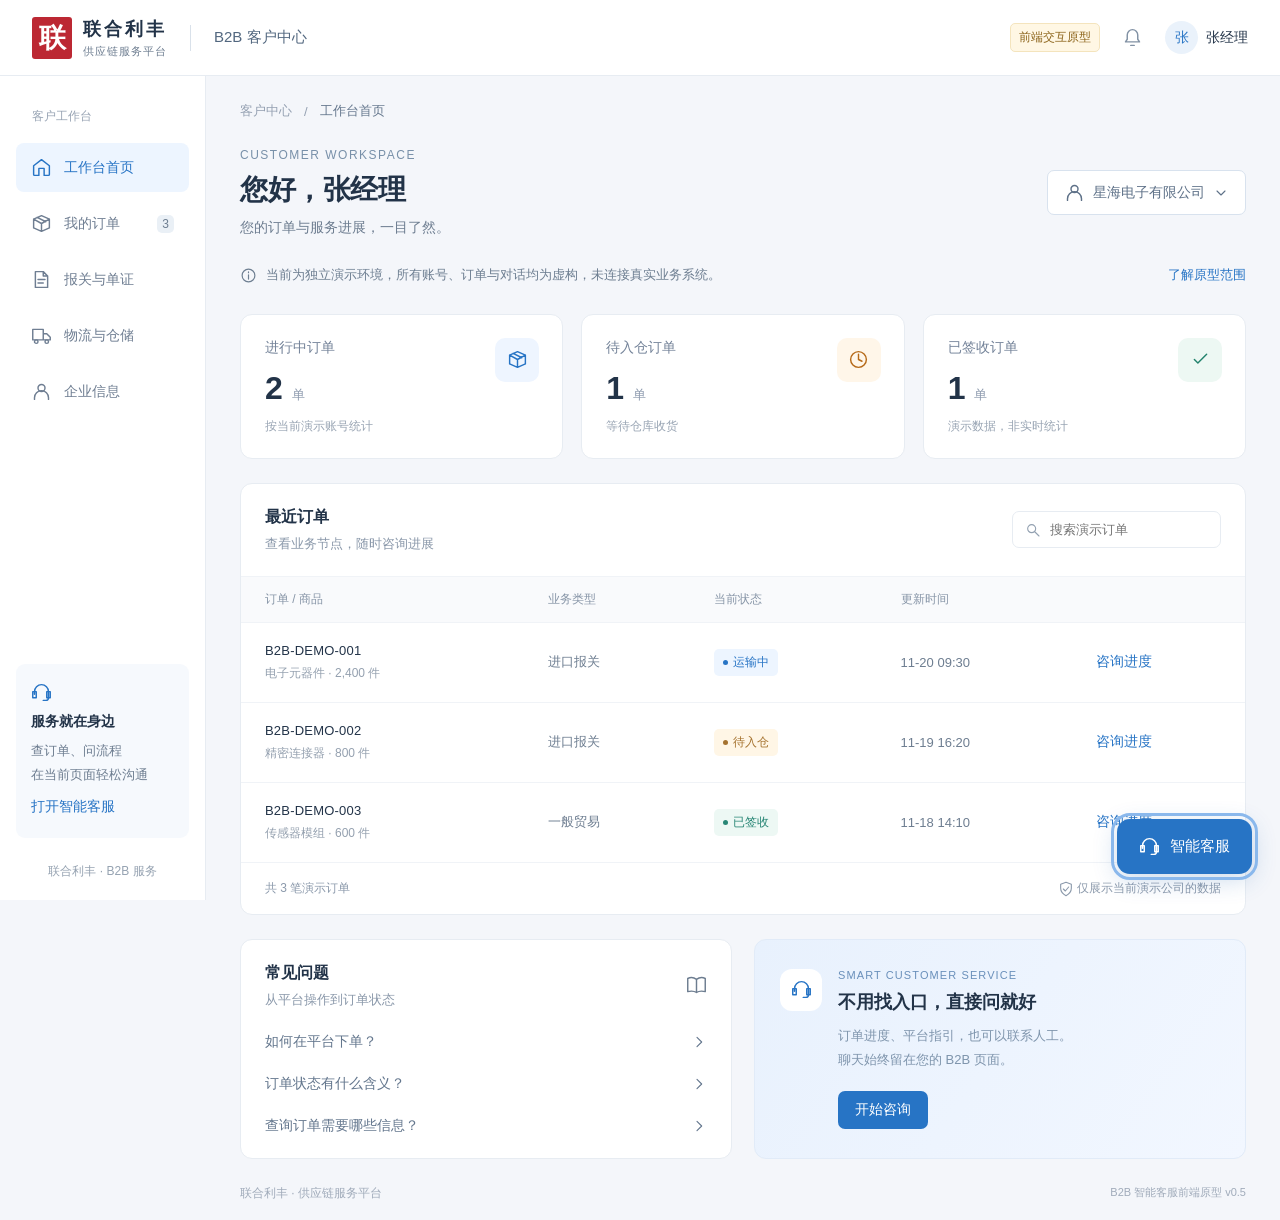
<file: index.html>
<!doctype html>
<html lang="zh-CN">
<head>
  <meta charset="utf-8">
  <meta name="viewport" content="width=device-width, initial-scale=1, viewport-fit=cover">
  <meta name="theme-color" content="#2774c5">
  <meta name="description" content="联合利丰 B2B 内置客服前端原型。演示订单查询、知识问答及人工接待，全部为模拟回复与虚构数据，未接入真实 B2B、ERP、MCP 或企微。">
  <title>联合利丰 B2B · 智能客服体验</title>
  <link rel="stylesheet" href="./styles.css?v=0.5.0">
  <link rel="stylesheet" href="./support.css?v=0.5.0">
  <script type="module" src="./app.js?v=0.5.0"></script>
</head>
<body>
  <svg class="sprite" aria-hidden="true" xmlns="http://www.w3.org/2000/svg"><defs>
    <symbol id="i-home" viewBox="0 0 24 24"><path d="m3 10 9-7 9 7v10a1 1 0 0 1-1 1h-5v-8H9v8H4a1 1 0 0 1-1-1Z"/></symbol>
    <symbol id="i-box" viewBox="0 0 24 24"><path d="m3 7 9-4 9 4v10l-9 4-9-4V7Zm0 0 9 5 9-5M12 12v9M7 5l10 5"/></symbol>
    <symbol id="i-chat" viewBox="0 0 24 24"><path d="M20 11a8 8 0 0 1-8 8H5l-4 3 2-6a8 8 0 1 1 17-5Z"/><path d="M7 10h10M7 14h6"/></symbol>
    <symbol id="i-file" viewBox="0 0 24 24"><path d="M14 3H5v18h14V8l-5-5Zm0 0v5h5M8 12h8M8 16h6"/></symbol>
    <symbol id="i-user" viewBox="0 0 24 24"><circle cx="12" cy="8" r="4"/><path d="M4 21v-2a8 8 0 0 1 16 0v2"/></symbol>
    <symbol id="i-headset" viewBox="0 0 24 24"><path d="M4 14v-3a8 8 0 0 1 16 0v7a3 3 0 0 1-3 3h-3M4 11H2v7h4v-7H4Zm16 0h2v7h-4v-7h2Z"/></symbol>
    <symbol id="i-check" viewBox="0 0 24 24"><path d="m5 12 4 4L19 6"/></symbol>
    <symbol id="i-shield" viewBox="0 0 24 24"><path d="m12 2 8 3v6c0 5-4 9-8 11-4-2-8-6-8-11V5l8-3Z"/><path d="m8 12 3 3 5-6"/></symbol>
    <symbol id="i-chevron" viewBox="0 0 24 24"><path d="m9 5 7 7-7 7"/></symbol>
    <symbol id="i-down" viewBox="0 0 24 24"><path d="m6 9 6 6 6-6"/></symbol>
    <symbol id="i-close" viewBox="0 0 24 24"><path d="m6 6 12 12M6 18 18 6"/></symbol>
    <symbol id="i-expand" viewBox="0 0 24 24"><path d="M8 3H3v5m13-5h5v5M3 16v5h5m13-5v5h-5"/></symbol>
    <symbol id="i-minus" viewBox="0 0 24 24"><path d="M5 12h14"/></symbol>
    <symbol id="i-send" viewBox="0 0 24 24"><path d="m3 11 18-8-8 18-2-8-8-2Zm8 2L21 3"/></symbol>
    <symbol id="i-search" viewBox="0 0 24 24"><circle cx="10" cy="10" r="6"/><path d="m15 15 6 6"/></symbol>
    <symbol id="i-bell" viewBox="0 0 24 24"><path d="M4 17h16l-2-3V9A6 6 0 0 0 6 9v5l-2 3Zm6 4h4"/></symbol>
    <symbol id="i-truck" viewBox="0 0 24 24"><path d="M2 5h12v12H2V5Zm12 5h4l4 4v3h-8"/><circle cx="6" cy="19" r="2"/><circle cx="18" cy="19" r="2"/></symbol>
    <symbol id="i-book" viewBox="0 0 24 24"><path d="M12 5C8 2 4 3 2 4v15c4-1 7-1 10 1 3-2 6-2 10-1V4c-2-1-6-2-10 1Zm0 0v15"/></symbol>
    <symbol id="i-sliders" viewBox="0 0 24 24"><path d="M4 5h16M4 12h16M4 19h16M8 2v6M16 9v6M10 16v6"/></symbol>
    <symbol id="i-clock" viewBox="0 0 24 24"><circle cx="12" cy="12" r="9"/><path d="M12 6v6l4 2"/></symbol>
    <symbol id="i-info" viewBox="0 0 24 24"><circle cx="12" cy="12" r="9"/><path d="M12 11v6m0-10v1"/></symbol>
    <symbol id="i-more" viewBox="0 0 24 24"><circle cx="5" cy="12" r="1"/><circle cx="12" cy="12" r="1"/><circle cx="19" cy="12" r="1"/></symbol>
  </defs></svg>

  <header class="platform-header">
    <a class="brand" href="#" aria-label="联合利丰 B2B 首页"><span class="brand-mark">联</span><span><strong>联合利丰</strong><small>供应链服务平台</small></span><span class="brand-divider"></span><span class="brand-b2b">B2B 客户中心</span></a>
    <div class="header-actions"><span class="prototype-tag">前端交互原型</span><button class="header-icon" data-action="notice" aria-label="平台通知"><svg class="icon"><use href="#i-bell"/></svg></button><span class="profile-avatar">张</span><span class="profile-name" id="profileName">张经理</span></div>
  </header>
  <aside class="platform-nav" aria-label="平台导航">
    <p class="nav-label">客户工作台</p>
    <button class="nav-link active" data-view="home"><svg class="icon"><use href="#i-home"/></svg>工作台首页</button>
    <button class="nav-link" data-view="orders"><svg class="icon"><use href="#i-box"/></svg>我的订单<span id="navOrderCount" class="nav-count">3</span></button>
    <button class="nav-link" data-action="platform-feature"><svg class="icon"><use href="#i-file"/></svg>报关与单证</button>
    <button class="nav-link" data-action="platform-feature"><svg class="icon"><use href="#i-truck"/></svg>物流与仓储</button>
    <button class="nav-link" data-action="platform-feature"><svg class="icon"><use href="#i-user"/></svg>企业信息</button>
    <div class="nav-bottom"><div class="nav-support"><svg class="icon"><use href="#i-headset"/></svg><strong>服务就在身边</strong><p>查订单、问流程<br>在当前页面轻松沟通</p><button class="text-button" data-action="open-chat">打开智能客服</button></div><span class="nav-footnote">联合利丰 · B2B 服务</span></div>
  </aside>

  <main class="platform-main" id="platformMain">
    <div class="breadcrumb">客户中心 <span>/</span> <strong id="breadcrumbTitle">工作台首页</strong></div>
    <section class="dashboard-heading"><div><p class="eyebrow">CUSTOMER WORKSPACE</p><h1 id="dashboardTitle">上午好，张经理</h1><p class="heading-copy">您的订单与服务进展，一目了然。</p></div><button class="outline-button account-switch" data-action="switch-account"><svg class="icon"><use href="#i-user"/></svg><span id="dashboardCompany">星海电子有限公司</span><svg class="icon small"><use href="#i-down"/></svg></button></section>
    <div class="demo-disclaimer"><svg class="icon"><use href="#i-info"/></svg><span>当前为独立演示环境，所有账号、订单与对话均为虚构，未连接真实业务系统。</span><button class="text-button" data-action="about">了解原型范围</button></div>

    <section class="stats-grid" id="statsGrid" aria-label="订单概况">
      <article class="stat-card"><span class="stat-icon blue"><svg class="icon"><use href="#i-box"/></svg></span><span class="stat-label">进行中订单</span><strong id="statActive">2<span>单</span></strong><span class="stat-note">按当前演示账号统计</span></article>
      <article class="stat-card"><span class="stat-icon orange"><svg class="icon"><use href="#i-clock"/></svg></span><span class="stat-label">待入仓订单</span><strong id="statWaiting">1<span>单</span></strong><span class="stat-note">等待仓库收货</span></article>
      <article class="stat-card"><span class="stat-icon green"><svg class="icon"><use href="#i-check"/></svg></span><span class="stat-label">已签收订单</span><strong id="statDone">1<span>单</span></strong><span class="stat-note">演示数据，非实时统计</span></article>
    </section>

    <section class="orders-panel panel"><div class="section-heading"><div><h2 id="ordersTitle">最近订单</h2><p>查看业务节点，随时咨询进展</p></div><label class="order-search"><svg class="icon"><use href="#i-search"/></svg><input id="orderSearch" placeholder="搜索演示订单" aria-label="搜索演示订单" maxlength="80"></label></div><div class="order-table-wrap"><table class="order-table"><thead><tr><th>订单 / 商品</th><th>业务类型</th><th>当前状态</th><th>更新时间</th><th><span class="sr-only">操作</span></th></tr></thead><tbody id="orderRows"></tbody></table></div><div class="table-footer"><span id="orderCount">共 3 笔演示订单</span><span><svg class="icon small"><use href="#i-shield"/></svg> 仅展示当前演示公司的数据</span></div></section>

    <section class="dashboard-bottom" id="dashboardBottom"><article class="panel help-panel"><div class="section-heading"><div><h2>常见问题</h2><p>从平台操作到订单状态</p></div><svg class="icon muted"><use href="#i-book"/></svg></div><button data-question="如何在平台下单？"><span>如何在平台下单？</span><svg class="icon small"><use href="#i-chevron"/></svg></button><button data-question="订单状态有什么含义？"><span>订单状态有什么含义？</span><svg class="icon small"><use href="#i-chevron"/></svg></button><button data-question="查询订单需要哪些信息？"><span>查询订单需要哪些信息？</span><svg class="icon small"><use href="#i-chevron"/></svg></button></article><article class="service-panel"><span class="service-icon"><svg class="icon"><use href="#i-headset"/></svg></span><div><p class="eyebrow">SMART CUSTOMER SERVICE</p><h2>不用找入口，直接问就好</h2><p>订单进度、平台指引，也可以联系人工。<br>聊天始终留在您的 B2B 页面。</p><button class="primary-button" data-action="open-chat">开始咨询</button></div></article></section>
    <footer class="platform-footer">联合利丰 · 供应链服务平台 <span>B2B 智能客服前端原型 v0.5</span></footer>
  </main>

  <button id="chatLauncher" class="chat-launcher" aria-label="打开智能客服" aria-controls="supportPanel" aria-expanded="false"><svg class="icon"><use href="#i-headset"/></svg><span>智能客服</span><span id="unreadBadge" class="unread-badge" hidden>0</span></button>
  <section id="supportPanel" class="support-panel" aria-label="B2B 智能客服" hidden>
    <header class="support-header"><div class="support-title"><h2>联合利丰客服</h2><p id="modeLabel">AI 助手接待中</p></div><button class="human-entry" id="handoffButton"><svg class="icon small"><use href="#i-headset"/></svg><span>人工服务</span></button><button class="icon-button" id="expandChat" aria-label="展开客服窗口" aria-pressed="false"><svg class="icon"><use href="#i-expand"/></svg></button><button class="icon-button" id="moreButton" aria-label="更多选项" aria-expanded="false" aria-controls="supportMenu"><svg class="icon"><use href="#i-more"/></svg></button><button class="icon-button" id="minimizeChat" aria-label="收起客服窗口"><svg class="icon"><use href="#i-minus"/></svg></button></header>
    <div id="supportMenu" class="support-menu" aria-label="更多选项" hidden><button data-action="controls"><svg class="icon small"><use href="#i-sliders"/></svg>演示控制</button><button data-action="about"><svg class="icon small"><use href="#i-info"/></svg>原型说明</button><button data-action="switch-account"><svg class="icon small"><use href="#i-user"/></svg>切换演示账号</button></div>
    <div class="connection-banner" id="connectionBanner" role="status" hidden>网络已断开。演示问答在本地运行，消息未发送到真实客服。</div>
    <div class="mode-banner" id="modeBanner" hidden><svg class="icon"><use href="#i-clock"/></svg><p id="modeBannerText"></p><button id="cancelWaiting" class="text-button" hidden>返回 AI</button></div>
    <div class="wait-actions" id="waitActions" hidden><span id="waitDetail">可继续补充问题；当前仅模拟等待。</span><button class="text-button" id="leaveMessage">补充留言</button></div>
    <div class="selected-context" id="selectedContext" hidden><svg class="icon small"><use href="#i-box"/></svg><span id="selectedContextText"></span><button class="icon-button" id="clearContext" aria-label="取消当前订单上下文"><svg class="icon small"><use href="#i-close"/></svg></button></div>
    <div class="messages" id="messages" role="log" aria-label="客服聊天记录" aria-live="polite" aria-relevant="additions text"><section id="homeFaqs" class="home-faqs" aria-labelledby="homeFaqTitle" hidden><div class="faq-heading"><h3 id="homeFaqTitle">常见问题</h3><button id="refreshFaqs" type="button" class="text-button" hidden>换一批</button></div><div id="faqList" class="faq-list"></div></section></div>
    <button id="newMessages" class="new-messages" hidden>有新消息，点击查看</button>
    <form class="composer" id="messageForm"><label class="sr-only" for="messageInput">输入咨询问题</label><textarea id="messageInput" rows="2" maxlength="1000" placeholder="输入订单号，或直接描述您的问题…"></textarea><div class="composer-bottom"><span id="composerHint">Enter 发送 · Shift + Enter 换行</span><button class="send-button" id="sendButton" type="submit" aria-label="发送消息" disabled><svg class="icon"><use href="#i-send"/></svg></button></div></form>
    <div class="chat-actions"><button class="chat-action" id="ordersAction" data-action="orders-action"><svg class="icon small"><use href="#i-box"/></svg><span>查订单</span></button><button class="chat-action" id="knowledgeAction" data-question="如何在平台下单？"><svg class="icon small"><use href="#i-book"/></svg>问业务流程</button><button class="chat-action" id="faqAction" data-action="faqs" hidden><svg class="icon small"><use href="#i-book"/></svg>常见问题</button></div>
    <div class="closed-actions" id="closedActions" hidden><p>本次会话已结束，记录保留至切换账号或刷新。</p><button class="primary-button" id="newConversation">发起新会话</button></div>
    <footer class="support-footer"><span id="chatCompany">星海电子有限公司</span><button class="text-button" data-action="about" aria-label="查看原型说明">演示 · 仅虚构数据</button><span class="sr-only">模拟回复 · v0.5</span></footer>
  </section>

  <dialog id="demoDialog" class="demo-dialog" aria-labelledby="dialogTitle"><div class="dialog-heading"><div><p class="eyebrow">PROTOTYPE PREVIEW</p><h2 id="dialogTitle">演示控制</h2></div><button class="icon-button" id="closeDialog" aria-label="关闭弹窗"><svg class="icon"><use href="#i-close"/></svg></button></div><div id="dialogContent"></div></dialog>
  <div id="toast" class="toast" role="status" hidden></div>
</body>
</html>
</file>
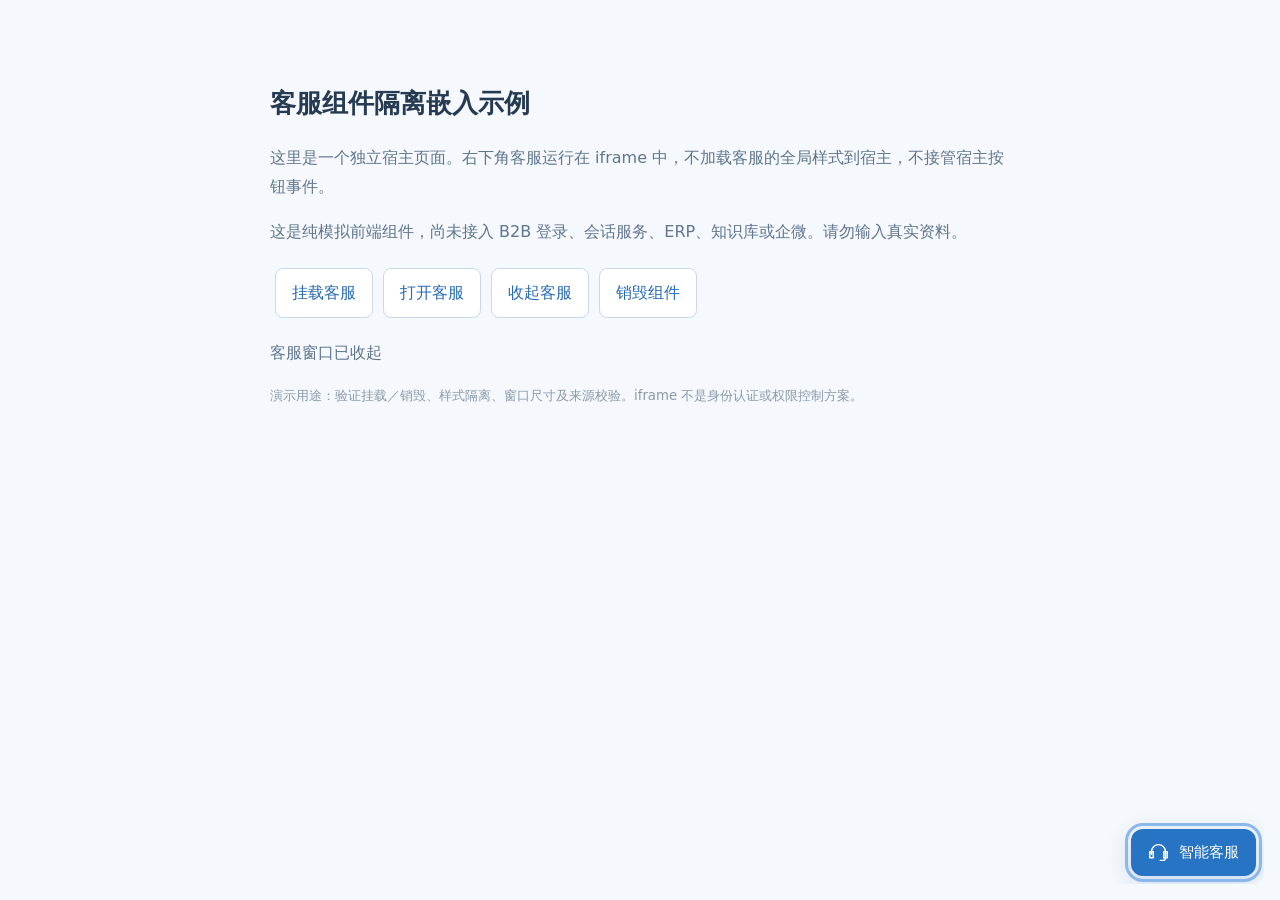
<file: embed-example.html>
<!doctype html>
<html lang="zh-CN"><head><meta charset="utf-8"><meta name="viewport" content="width=device-width, initial-scale=1"><title>B2B 客服隔离嵌入示例</title><style>
body{font-family:system-ui,"Microsoft YaHei",sans-serif;padding:32px;line-height:1.8;color:#263b52;background:#f5f8fc}main{max-width:740px;margin:40px auto}h1{font-size:26px}button{font:inherit;border:1px solid #c8d9ec;padding:10px 16px;border-radius:8px;background:#fff;color:#286bb4;cursor:pointer;margin:5px}p{color:#61758e}code{background:#e8eff8;padding:3px 7px}small{display:block;color:#8b9aab}
</style></head><body><main><h1>客服组件隔离嵌入示例</h1><p>这里是一个独立宿主页面。右下角客服运行在 iframe 中，不加载客服的全局样式到宿主，不接管宿主按钮事件。</p><p>这是纯模拟前端组件，尚未接入 B2B 登录、会话服务、ERP、知识库或企微。请勿输入真实资料。</p><button id="mount">挂载客服</button><button id="open">打开客服</button><button id="minimize">收起客服</button><button id="destroy">销毁组件</button><p id="embedStatus" role="status">组件已挂载</p><small>演示用途：验证挂载／销毁、样式隔离、窗口尺寸及来源校验。iframe 不是身份认证或权限控制方案。</small></main><script type="module">
import { mountB2BSupport } from './support-widget.js?v=0.5.0';
let widget;
function mount() { if (widget) return; widget = mountB2BSupport({ onStateChange: s => document.getElementById('embedStatus').textContent = s.open ? '客服窗口已打开' : '客服窗口已收起' }); document.getElementById('embedStatus').textContent = '组件已挂载'; }
document.getElementById('mount').onclick = mount;
document.getElementById('open').onclick = () => widget?.open();
document.getElementById('minimize').onclick = () => widget?.minimize();
document.getElementById('destroy').onclick = () => { widget?.destroy(); widget = null; document.getElementById('embedStatus').textContent = '组件已销毁'; };
mount();
</script></body></html>
</file>
<file: styles.css>
:root{--blue:#2774c5;--blue-deep:#195fa9;--blue-pale:#edf5ff;--ink:#223348;--muted:#6d7d90;--line:#e7ecf2;--canvas:#f4f6fa;--green:#23836d;--orange:#b66a19;--radius:12px;font-family:-apple-system,BlinkMacSystemFont,"Segoe UI","PingFang SC","Microsoft YaHei",sans-serif;color:var(--ink);background:var(--canvas);font-size:16px}*{box-sizing:border-box}body{margin:0}button,input,textarea,select{font:inherit}button{cursor:pointer;color:inherit;border:0;background:none}button:disabled{opacity:.45;cursor:not-allowed}input,textarea{color:var(--ink)}button,a,input,textarea,select{-webkit-tap-highlight-color:transparent}button:focus-visible,a:focus-visible,input:focus-visible,textarea:focus-visible,select:focus-visible{outline:3px solid #8ab8ec;outline-offset:3px}a{color:inherit;text-decoration:none}.icon{width:21px;height:21px;fill:none;stroke:currentColor;stroke-width:1.65;stroke-linecap:round;stroke-linejoin:round;flex-shrink:0;vertical-align:middle}.icon.small{width:16px;height:16px}.sprite{position:absolute;width:0;height:0;overflow:hidden}.sr-only{position:absolute;width:1px;height:1px;padding:0;margin:-1px;overflow:hidden;clip:rect(0,0,0,0);white-space:nowrap;border:0}[hidden]{display:none!important}h1,h2,h3,p{margin:0}.muted{color:var(--muted)}.text-button{color:var(--blue);font-size:.875rem;font-weight:500;padding:4px 0}.text-button:hover{text-decoration:underline}.primary-button,.outline-button{display:inline-flex;align-items:center;justify-content:center;gap:8px;border-radius:7px;padding:11px 16px;font-size:.875rem;line-height:1.4}.primary-button{background:var(--blue);color:#fff}.primary-button:hover{background:var(--blue-deep)}.outline-button{border:1px solid #d8e2ee;background:#fff}.outline-button:hover{background:var(--blue-pale)}.icon-button{display:grid;place-items:center;min-width:32px;min-height:32px;padding:6px;border-radius:6px;flex-shrink:0}.icon-button:hover{background:#eef3f8}.eyebrow{font-size:.75rem;letter-spacing:1.5px;color:#7890a9;font-weight:500}.platform-header{height:76px;background:#fff;border-bottom:1px solid var(--line);display:flex;align-items:center;justify-content:space-between;padding:0 32px;gap:16px;position:relative;z-index:2}.brand{display:flex;align-items:center;gap:11px}.brand-mark{font-weight:800;font-size:27px;background:#bc2833;color:#fff;width:40px;height:42px;display:grid;place-items:center;border-radius:3px}.brand strong{font-size:18px;letter-spacing:3px}.brand small{display:block;font-size:11px;color:var(--muted);margin-top:3px;letter-spacing:1px}.brand-divider{height:26px;width:1px;background:#d9e1ea;margin:0 12px}.brand-b2b{font-size:.9375rem;color:#52677f}.header-actions{display:flex;align-items:center;gap:16px}.prototype-tag{font-size:.75rem;color:#8d651c;background:#fff7e4;border:1px solid #f4e4bd;border-radius:5px;padding:5px 8px}.header-icon{color:#8191a4}.profile-avatar{display:grid;place-items:center;background:#eaf2fb;color:var(--blue);height:33px;width:33px;border-radius:50%;font-size:.875rem}.profile-name{font-size:.875rem;margin-left:-8px}.platform-nav{position:absolute;top:76px;left:0;width:206px;min-height:calc(100vh - 76px);background:#fff;border-right:1px solid var(--line);padding:32px 16px 20px;display:flex;flex-direction:column}.nav-label{font-size:.75rem;color:#98a4b4;padding:0 16px;margin-bottom:18px}.nav-link{display:flex;align-items:center;gap:12px;width:100%;padding:14px 15px;border-radius:8px;text-align:left;font-size:.875rem;color:#6f7e92;margin-bottom:7px}.nav-link.active{color:var(--blue);background:var(--blue-pale);font-weight:500}.nav-link:hover{background:#f5f8fc}.nav-count{margin-left:auto;border-radius:5px;background:#eaf0f6;color:#6d7d90;padding:2px 5px;font-size:.75rem}.nav-bottom{margin-top:auto;padding-top:130px}.nav-support{background:#f6f9fd;border-radius:9px;padding:18px 15px}.nav-support>.icon{color:var(--blue);margin-bottom:10px}.nav-support strong{display:block;font-size:.875rem}.nav-support p{font-size:.8125rem;color:var(--muted);line-height:1.8;margin:8px 0}.nav-footnote{display:block;font-size:.75rem;text-align:center;color:#95a2b1;margin-top:25px}.platform-main{margin-left:206px;padding:26px 34px 18px;max-width:1800px}.breadcrumb{display:flex;align-items:center;gap:12px;font-size:.8125rem;color:#95a1b2;margin-bottom:28px}.breadcrumb strong{font-weight:400;color:#66788e}.dashboard-heading{display:flex;align-items:center;justify-content:space-between;gap:18px;margin-bottom:24px}.dashboard-heading h1{font-size:1.75rem;letter-spacing:-.5px;font-weight:600;margin:9px 0 10px}.heading-copy{font-size:.875rem;color:var(--muted)}.account-switch{color:#5e7188}.demo-disclaimer{display:flex;align-items:center;gap:9px;font-size:.8125rem;line-height:1.6;color:#6d7e91;margin-bottom:24px}.demo-disclaimer>.icon{width:17px;height:17px}.demo-disclaimer .text-button{margin-left:auto;white-space:nowrap;font-size:.8125rem}.stats-grid{display:grid;grid-template-columns:repeat(3,minmax(0,1fr));gap:18px;margin-bottom:24px}.stat-card{position:relative;background:#fff;border:1px solid var(--line);border-radius:var(--radius);padding:23px 24px}.stat-icon{position:absolute;right:23px;top:23px;border-radius:10px;width:44px;height:44px;display:grid;place-items:center}.blue{color:var(--blue);background:#eef5ff}.orange{color:var(--orange);background:#fff6e9}.green{color:var(--green);background:#edf8f3}.stat-label{font-size:.875rem;color:#748399}.stat-card strong{display:block;font-size:2rem;font-weight:600;margin:15px 0 12px;line-height:1}.stat-card strong span{font-size:.8125rem;font-weight:400;color:#8d9aae;margin-left:9px}.stat-note{font-size:.75rem;color:#98a4b3}.panel{background:#fff;border:1px solid var(--line);border-radius:var(--radius)}.section-heading{display:flex;align-items:center;justify-content:space-between;padding:23px 24px;gap:16px}.section-heading h2{font-size:1rem;font-weight:600}.section-heading p{font-size:.8125rem;color:#8a98aa;margin-top:7px}.order-search{display:flex;align-items:center;gap:7px;padding:9px 12px;border:1px solid var(--line);border-radius:7px;color:#93a1b1}.order-search .icon{width:16px;height:16px}.order-search input{width:160px;font-size:.8125rem;border:0;background:none;min-width:0}.order-search input:focus{outline:0}.order-search:focus-within{outline:2px solid #8ab8ec}.order-table{border-collapse:collapse;width:100%;text-align:left}.order-table th{font-size:.75rem;color:#8795a7;background:#f9fafc;font-weight:400;padding:14px 24px;border-top:1px solid #f0f3f7;border-bottom:1px solid #f0f3f7}.order-table td{font-size:.8125rem;padding:20px 24px;border-bottom:1px solid #f0f3f7;white-space:nowrap}.order-table td:first-child{white-space:normal;min-width:170px}.order-id{font-size:.8125rem;font-weight:500;display:block;letter-spacing:.2px}.order-goods{display:block;color:#94a0af;font-size:.75rem;margin-top:7px}.status-tag{font-size:.75rem;border-radius:5px;padding:5px 9px;display:inline-flex;align-items:center;gap:5px;white-space:nowrap}.status-tag.transit{color:#2774c5;background:#edf5ff}.status-tag.wait{color:#a5722e;background:#fff6e6}.status-tag.done{color:#288675;background:#edf8f4}.status-tag:before{content:"";width:5px;height:5px;border-radius:50%;background:currentColor}.table-footer{display:flex;justify-content:space-between;gap:16px;padding:17px 24px;color:#8b99ab;font-size:.75rem}.dashboard-bottom{display:grid;grid-template-columns:1fr 1fr;gap:22px;margin-top:24px}.help-panel{padding-bottom:10px}.help-panel>button{display:flex;align-items:center;justify-content:space-between;width:100%;text-align:left;padding:12px 24px;font-size:.875rem;color:#63768d}.help-panel>button:hover{color:var(--blue);background:#f8fbff}.help-panel .section-heading{padding-bottom:12px}.service-panel{display:flex;gap:16px;align-items:flex-start;border-radius:var(--radius);background:linear-gradient(125deg,#e8f1fd,#f2f7ff);padding:29px 25px;overflow:hidden;border:1px solid #e1ebf8}.service-icon{width:42px;height:42px;border-radius:12px;background:#fff;color:var(--blue);display:grid;place-items:center;flex-shrink:0}.service-panel .eyebrow{font-size:.6875rem;color:#6a90bb;letter-spacing:1.1px}.service-panel h2{font-size:1.125rem;font-weight:600;margin:9px 0 10px}.service-panel p:not(.eyebrow){color:#7e94ac;font-size:.8125rem;line-height:1.9}.service-panel .primary-button{margin-top:18px;padding:9px 17px}.platform-footer{display:flex;justify-content:space-between;gap:12px;font-size:.75rem;color:#a0abba;padding-top:26px}.platform-footer span{font-size:.6875rem}

.support-panel{position:fixed;right:26px;bottom:22px;width:454px;height:min(790px,calc(100dvh - 104px));min-height:480px;display:flex;flex-direction:column;background:#fff;border:1px solid #d8e3ef;border-radius:15px;box-shadow:0 12px 50px #17385829,0 2px 8px #1738580d;z-index:5;overflow:hidden}.support-header{display:flex;align-items:center;gap:10px;padding:18px 18px 16px;border-bottom:1px solid var(--line);background:#fff;flex-shrink:0}.assistant-mark{height:42px;width:42px;border-radius:12px;color:#fff;background:var(--blue);display:grid;place-items:center;flex-shrink:0}.support-title{flex:1;min-width:0}.support-title h2{font-size:1rem;font-weight:600}.support-title p{font-size:.75rem;color:#798da5;margin-top:5px}.support-header .icon-button{color:#8696aa;min-width:27px;padding:4px}.support-header .icon-button .icon{width:18px;height:18px}.demo-pill{font-size:.6875rem;background:#f2f5fa;color:#8a98ab;border:1px solid #e6ebf3;border-radius:4px;padding:3px 5px;margin-right:2px}.scope-bar{display:flex;align-items:center;gap:7px;padding:10px 20px;font-size:.75rem;background:#f8fbff;color:#6783a5;border-bottom:1px solid #edf2f8;flex-shrink:0}.scope-bar>span:first-of-type{color:#4f6989;max-width:230px;text-overflow:ellipsis;overflow:hidden;white-space:nowrap}.scope-origin{margin-left:auto;color:#98a7b9;font-size:.6875rem;white-space:nowrap}.mode-banner{display:flex;align-items:center;gap:9px;background:#fff7e9;color:#92662b;padding:11px 18px;border-bottom:1px solid #f5e9d4;flex-shrink:0;font-size:.8125rem;line-height:1.6}.mode-banner p{flex:1}.mode-banner .text-button{font-size:.75rem;white-space:nowrap}.mode-banner.human{background:#edf7f3;color:#2c7d67;border-bottom-color:#dfefe7}.selected-context{display:flex;align-items:center;gap:8px;padding:7px 18px;font-size:.75rem;color:#6c82a0;background:#fcfdff;border-bottom:1px solid var(--line);flex-shrink:0}.selected-context .icon-button{margin-left:auto;min-height:23px;min-width:23px;padding:2px}.messages{flex:1;min-height:0;overflow-y:auto;overscroll-behavior:contain;background:#f7f9fc;padding:20px 18px;scrollbar-width:thin;scrollbar-color:#d5dfeb transparent}.welcome{padding:8px 5px 12px}.welcome-avatar{width:44px;height:44px;border-radius:13px;background:#e4efff;color:var(--blue);display:grid;place-items:center;margin-bottom:16px}.welcome h3{font-size:1.25rem;font-weight:600;line-height:1.5;letter-spacing:-.2px}.welcome>p{font-size:.875rem;color:#7f90a4;line-height:1.9;margin-top:8px}.welcome-options{display:grid;gap:8px;margin:18px 0 8px}.welcome-option{display:flex;align-items:center;gap:12px;width:100%;text-align:left;border:1px solid #e3eaf3;background:#fff;border-radius:9px;padding:13px 14px;font-size:.875rem}.welcome-option:hover{border-color:#a5c5ed;background:#fcfdff}.welcome-option>.icon:first-child{color:#6b99cd;width:19px;height:19px}.welcome-option>.icon:last-child{margin-left:auto;color:#a0aec0}.welcome-option small{display:block;color:#96a4b6;font-size:.75rem;margin-top:4px}.welcome-option strong{font-weight:500}.welcome-privacy{font-size:.75rem;color:#98a6b7;line-height:1.8;padding:5px}.message{margin-bottom:18px}.message.customer{display:flex;flex-direction:column;align-items:flex-end}.message-sender{display:flex;gap:7px;align-items:center;color:#8b9bb0;font-size:.6875rem;margin-bottom:7px}.message-sender .mini-avatar{display:grid;place-items:center;background:#e6effb;color:#447bb7;border-radius:5px;width:21px;height:21px;font-size:.625rem}.message-sender time{margin-left:2px;color:#a4afbd}.bubble{max-width:94%;font-size:.875rem;line-height:1.85;white-space:pre-wrap;overflow-wrap:anywhere;border-radius:0 11px 11px 11px;background:#fff;border:1px solid #e8edf4;padding:12px 14px;color:#344a63}.customer .bubble{background:#e8f1ff;color:#285383;border-color:#dce9fc;border-radius:11px 0 11px 11px;max-width:87%}.message.system{font-size:.6875rem;color:#97a5b7;text-align:center;line-height:1.8;margin:7px 5px 18px;overflow-wrap:anywhere}.message.error .bubble{background:#fff8ef;border-color:#f4e4cd;color:#99733e}.message.error button{display:block;margin-top:7px;font-size:.8125rem}.message-source{display:flex;align-items:center;gap:6px;font-size:.6875rem;line-height:1.6;color:#8b9eb5;margin-top:10px;border-top:1px solid #edf1f7;padding-top:8px;white-space:normal}.inline-orders{display:grid;gap:8px;margin-top:12px}.inline-order{background:#fff;border:1px solid #e0e8f3;border-radius:8px;padding:12px;text-align:left;width:100%;font-size:.8125rem;display:flex;gap:10px;align-items:center;white-space:normal}.inline-order:hover{border-color:#96bbe9}.inline-order .icon{color:#7b9fc9}.inline-order .order-goods{font-size:.6875rem}.inline-order .status-tag{margin-left:auto;font-size:.6875rem}.order-result{background:#fff;border:1px solid #e3eaf4;border-radius:9px;margin-top:12px;overflow:hidden;white-space:normal}.order-result-head{display:flex;justify-content:space-between;align-items:center;padding:13px 13px 10px;gap:8px}.order-result-head strong{font-size:.8125rem;font-weight:600}.order-result-head .status-tag{font-size:.6875rem}.order-result-desc{font-size:.75rem;color:#8598b0;padding:0 13px 12px}.timeline{margin:0 14px 14px;padding:0;list-style:none}.timeline li{position:relative;padding:5px 0 5px 23px;font-size:.75rem;line-height:1.6;color:#9ba8b8}.timeline li:before{content:"";position:absolute;left:4px;top:12px;width:6px;height:6px;background:#dbe3ee;border-radius:50%}.timeline li:not(:last-child):after{content:"";position:absolute;left:6px;top:19px;bottom:-8px;width:1px;background:#e3eaf3}.timeline li.complete{color:#6e87a4}.timeline li.complete:before{background:#8eb4e1}.timeline li.current{font-weight:500;color:var(--blue)}.timeline li.current:before{background:var(--blue);box-shadow:0 0 0 3px #e9f2fe}.order-note{font-size:.75rem;color:#7f91a6;background:#f8faff;padding:11px 13px;line-height:1.8}.typing{display:flex;align-items:center;gap:5px;font-size:.75rem;color:#8ba0b9;padding:9px 5px}.typing span{width:4px;height:4px;border-radius:50%;background:#8eaacd;animation:pulse 1.1s infinite}.typing span:nth-child(2){animation-delay:.15s}.typing span:nth-child(3){animation-delay:.3s}.typing em{font-style:normal;margin-left:5px}@keyframes pulse{50%{opacity:.25}}.chat-actions{padding:11px 13px 8px;display:flex;gap:6px;flex-wrap:wrap;border-top:1px solid #edf1f7;flex-shrink:0}.chat-action{font-size:.75rem;display:inline-flex;align-items:center;gap:4px;color:#7b8da4;background:#f6f8fc;border:1px solid #edf1f7;border-radius:6px;padding:6px 7px;white-space:nowrap}.chat-action .icon{width:14px;height:14px}.chat-action:hover{background:#edf5ff;color:var(--blue)}.control-button{margin-left:auto;background:transparent;border-color:transparent;color:#96a4b7}.composer{border:1px solid #dfe7f2;border-radius:9px;margin:0 14px 10px;background:#fff;padding:11px 11px 9px;flex-shrink:0}.composer:focus-within{border-color:#8bb4e4;box-shadow:0 0 0 2px #edf4fe}.composer textarea{display:block;width:100%;border:0;outline:0!important;resize:none;min-height:47px;max-height:100px;font-size:.875rem;line-height:1.7;padding:0;background:transparent}.composer textarea::placeholder{color:#a4b0c0}.composer-bottom{display:flex;align-items:center;justify-content:space-between;gap:8px;margin-top:4px}.composer-bottom>span{font-size:.6875rem;color:#a8b3c1}.send-button{height:33px;width:35px;display:grid;place-items:center;background:var(--blue);color:#fff;border-radius:7px}.send-button .icon{width:17px;height:17px}.send-button:disabled{background:#d5e2f3;opacity:1}.support-footer{font-size:.625rem;padding:0 18px 11px;color:#a0aebf;display:flex;justify-content:space-between;gap:5px;flex-shrink:0}.closed-actions{padding:16px;text-align:center;flex-shrink:0}.closed-actions p{font-size:.75rem;color:var(--muted);margin-bottom:12px;line-height:1.8}.chat-launcher{position:fixed;right:28px;bottom:26px;display:flex;align-items:center;gap:10px;padding:17px 22px;background:var(--blue);color:#fff;border-radius:13px;box-shadow:0 6px 25px #2465ad3b;font-size:.9375rem;z-index:5}.unread-badge{position:absolute;right:-6px;top:-7px;border-radius:12px;padding:2px 6px;background:#c34348;color:#fff;border:2px solid #fff;font-size:.75rem}.support-panel.expanded{right:50%;bottom:4vh;transform:translateX(50%);width:min(820px,94vw);height:92dvh}.expanded .messages{padding-left:35px;padding-right:35px}.expanded .welcome{max-width:540px;margin:auto}.expanded .bubble{max-width:85%}.expanded .customer .bubble{max-width:75%}.expanded .support-header{padding-left:26px;padding-right:26px}.expanded .chat-actions{padding-left:25px;padding-right:25px}.expanded .composer{margin-left:25px;margin-right:25px}.expanded .composer textarea{min-height:58px}

.demo-dialog{border:1px solid #dfe7f1;border-radius:14px;padding:25px;max-width:480px;width:calc(100% - 32px);color:var(--ink);box-shadow:0 20px 70px #132f5140}.demo-dialog::backdrop{background:#20365060;backdrop-filter:blur(3px)}.dialog-heading{display:flex;align-items:center;justify-content:space-between;gap:20px;margin-bottom:20px}.dialog-heading h2{font-size:1.25rem;margin-top:7px;font-weight:600}.dialog-copy{font-size:.875rem;line-height:1.9;color:#788ba2;margin-bottom:18px}.dialog-note{background:#fff8ea;border:1px solid #f1e5c9;border-radius:8px;font-size:.8125rem;color:#99763c;line-height:1.8;padding:12px;margin:15px 0}.control-grid{display:grid;grid-template-columns:1fr 1fr;gap:9px}.control-grid button{font-size:.8125rem;padding:13px 10px;border:1px solid #e0e8f2;background:#f8fafd;border-radius:7px;min-height:44px}.control-grid button:not(:disabled):hover{background:#edf4ff;border-color:#a9c6eb}.dialog-section-title{font-size:.8125rem;font-weight:500;margin:19px 0 10px}.staff-form textarea{width:100%;border:1px solid #dae4f0;border-radius:7px;padding:10px;resize:vertical;min-height:80px;font-size:.875rem;line-height:1.7}.staff-form .primary-button{width:100%;margin-top:10px}.account-option{display:flex;text-align:left;align-items:center;gap:12px;width:100%;border:1px solid #dfe7f2;padding:16px;border-radius:9px;margin-top:10px}.account-option.selected{border-color:#8db6e5;background:#f3f8ff}.account-option strong{font-size:.875rem;font-weight:500;display:block}.account-option small{font-size:.75rem;color:#8a9cb1;display:block;margin-top:5px}.account-option>.icon:last-child{margin-left:auto;color:var(--blue)}.scope-table{width:100%;border-collapse:collapse;font-size:.8125rem;margin:15px 0}.scope-table td{padding:11px 5px;border-bottom:1px solid var(--line)}.scope-table td:last-child{text-align:right;color:#8b9bb0}.toast{position:fixed;bottom:30px;left:50%;transform:translateX(-50%);z-index:20;max-width:calc(100vw - 30px);width:max-content;background:#283c54;color:#fff;font-size:.875rem;line-height:1.7;padding:12px 18px;border-radius:9px;box-shadow:0 6px 20px #1d34422b}.empty-result{text-align:center;padding:30px!important;color:#8c9db1}.status-line{display:flex;align-items:center;justify-content:space-between;font-size:.8125rem;margin-bottom:13px;color:#71859d}.status-line strong{color:var(--blue);font-weight:500}

@media(min-width:1450px){body.chat-open .platform-main{margin-right:490px;padding-left:30px;padding-right:25px}body.chat-open .dashboard-heading{align-items:flex-start}body.chat-open .account-switch{font-size:.75rem;padding:8px 10px}body.chat-open .stat-card{padding:21px 18px}body.chat-open .stat-icon{right:17px;top:20px;width:35px;height:35px}body.chat-open .order-table td,body.chat-open .order-table th{padding-left:18px;padding-right:18px}body.chat-open .order-table th:nth-child(2),body.chat-open .order-table td:nth-child(2){display:none}body.chat-open .dashboard-bottom{grid-template-columns:1fr}body.chat-open .service-panel{display:none}body.chat-open .demo-disclaimer .text-button{display:none}body.chat-open .platform-footer span{display:none}}
@media(max-width:1100px){.platform-main{padding:24px;margin-left:180px}.platform-nav{width:180px;padding:28px 10px}.platform-header{padding:0 23px}.brand-b2b{display:none}.brand-divider{display:none}.stats-grid{gap:12px}.stat-card{padding:19px 17px}.stat-icon{right:16px;width:34px;height:34px;top:19px}.order-table th,.order-table td{padding-left:17px;padding-right:17px}.order-table th:nth-child(2),.order-table td:nth-child(2){display:none}.dashboard-bottom{grid-template-columns:1fr}.support-panel{right:18px;bottom:18px;width:430px}}
@media(max-width:760px){.platform-header{height:65px;padding:0 18px}.brand-mark{height:35px;width:34px;font-size:23px}.brand strong{font-size:16px}.brand small{font-size:10px}.header-actions{gap:10px}.profile-name,.header-icon{display:none}.prototype-tag{font-size:.6875rem;padding:4px 6px}.platform-nav{position:static;width:auto;min-height:0;padding:10px 14px;display:flex;flex-direction:row;gap:8px;border-right:0;overflow:auto;border-bottom:1px solid var(--line)}.nav-label,.nav-bottom{display:none}.nav-link{width:auto;white-space:nowrap;padding:11px 13px;margin:0;font-size:.8125rem}.nav-link:nth-last-child(-n+3){display:none}.nav-count{margin-left:5px}.platform-main{margin-left:0;padding:20px 16px}.breadcrumb{margin-bottom:19px;font-size:.75rem}.dashboard-heading{display:block;margin-bottom:20px}.dashboard-heading h1{font-size:1.5rem}.dashboard-heading .account-switch{margin-top:16px;font-size:.8125rem}.eyebrow{font-size:.625rem}.demo-disclaimer{align-items:flex-start;font-size:.75rem;margin-bottom:18px}.demo-disclaimer .icon{margin-top:3px}.demo-disclaimer .text-button{display:none}.stats-grid{gap:8px;margin-bottom:18px}.stat-card{padding:16px 12px}.stat-label{font-size:.75rem}.stat-card strong{font-size:1.75rem;margin:15px 0 0}.stat-card strong span{font-size:.6875rem;margin-left:4px}.stat-note,.stat-icon{display:none}.section-heading{padding:18px 16px;flex-wrap:wrap;gap:13px}.section-heading h2{font-size:.9375rem}.order-search{width:100%;padding:8px 10px}.order-search input{width:100%;font-size:.8125rem}.order-table th,.order-table td{padding:15px 13px;font-size:.75rem}.order-table th:nth-child(4),.order-table td:nth-child(4){display:none}.order-table td:first-child{min-width:0}.order-id{font-size:.75rem}.order-goods{font-size:.6875rem}.order-table td .text-button{font-size:.75rem;white-space:nowrap}.status-tag{font-size:.6875rem;padding:4px 6px}.table-footer{padding:14px;font-size:.6875rem}.table-footer>span:last-child{display:none}.dashboard-bottom{margin-top:18px;gap:16px}.service-panel{padding:23px 18px;gap:12px}.service-panel h2{font-size:1.0625rem}.platform-footer{display:block;line-height:1.8;padding-bottom:90px}.platform-footer span{display:block}.support-panel,.support-panel.expanded{inset:0;right:0;bottom:0;width:100%;height:100dvh;min-height:0;max-height:100dvh;border-radius:0;border:0;transform:none;box-shadow:none;padding-top:env(safe-area-inset-top);background:#fff}.support-header,.expanded .support-header{padding:15px 15px 13px}.support-title h2{font-size:1rem}.assistant-mark{height:38px;width:38px;border-radius:10px}.support-title p{font-size:.75rem}.scope-bar{padding:10px 16px}.scope-origin{font-size:.625rem}.scope-bar>span:first-of-type{max-width:200px}#expandChat{display:none}.support-header .icon-button{min-width:34px;min-height:38px}.messages,.expanded .messages{padding:18px 15px}.expanded .bubble,.bubble{max-width:96%;font-size:.9375rem}.expanded .customer .bubble,.customer .bubble{max-width:89%}.chat-actions,.expanded .chat-actions{gap:5px;padding:10px 12px 8px}.chat-action{font-size:.6875rem;padding:8px 6px;min-height:36px}.control-button{font-size:.625rem}.composer,.expanded .composer{margin:0 12px 9px;padding:12px}.composer textarea,.expanded .composer textarea{font-size:1rem;min-height:46px}.composer-bottom>span{font-size:.625rem}.send-button{width:39px;height:36px}.support-footer{padding:0 14px calc(9px + env(safe-area-inset-bottom));font-size:.5625rem}.welcome{padding-top:5px}.welcome h3{font-size:1.25rem}.welcome-options{gap:10px}.welcome-option{padding:14px;font-size:.875rem}.demo-dialog{padding:22px 18px}.chat-launcher{right:18px;bottom:20px;padding:15px 18px}.dialog-heading h2{font-size:1.125rem}.staff-form textarea{font-size:1rem}.order-result-head{padding:12px 10px}.mode-banner{font-size:.75rem}.selected-context{padding:7px 15px}}
.message-sender,.message.system,.message-source,.scope-origin,.support-footer,.composer-bottom>span{font-size:.75rem}
.dialog-return{display:block;margin-top:16px}
@media(max-width:760px){body.chat-open{overflow:hidden}.chat-action,.control-button{font-size:.75rem}.support-footer{font-size:.6875rem}.scope-origin{font-size:.6875rem}.composer-bottom>span{font-size:.6875rem}.message-sender,.message.system,.message-source{font-size:.75rem}}
@media(prefers-reduced-motion:reduce){*,*:before,*:after{animation:none!important;scroll-behavior:auto!important}}

/* v0.2: preserve reading position, explicit manual actions and useful snapshots. */
.support-panel{isolation:isolate}
.new-messages{position:absolute;bottom:206px;left:50%;transform:translateX(-50%);border:1px solid #c8dcf4;border-radius:20px;background:#fff;box-shadow:0 4px 16px #274a7420;padding:10px 15px;font-size:.875rem;color:#2466ae;z-index:2;white-space:nowrap}
.connection-banner{font-size:.8125rem;background:#fff2e2;color:#865421;padding:10px 16px;line-height:1.7;border-bottom:1px solid #f2ddbf;flex-shrink:0}
.wait-actions{display:flex;align-items:center;justify-content:space-between;gap:8px;padding:8px 16px;background:#fffaf0;border-bottom:1px solid #f1e8d9;font-size:.75rem;line-height:1.6;color:#947345;flex-shrink:0}
.wait-actions .text-button{font-size:.8125rem;white-space:nowrap}
.data-freshness{padding:0 13px 12px;font-size:.75rem;line-height:1.7;color:#68819f}
.order-result-actions{padding:9px 13px;border-top:1px solid #e8eef6}
.order-result-actions .text-button,.knowledge-source{font-size:.8125rem;text-align:left;line-height:1.7}
.knowledge-source{white-space:normal}
.support-footer,.support-footer .text-button{font-size:.75rem;align-items:center}
.chat-action{font-size:.8125rem;min-height:36px}
.composer-bottom>span{font-size:.75rem}
.message-source,.message-sender,.message.system{color:#75889f}
.messages{overflow-anchor:none}
.embedded .platform-header,.embedded .platform-nav,.embedded .platform-main{display:none!important}
body.embedded{background:transparent;overflow:hidden}
html.embedded-document{background:transparent}
.embedded .support-panel,.embedded .support-panel.expanded{inset:0;width:100%;height:min(var(--support-vh,100dvh),100dvh);min-height:0;max-height:100dvh;transform:none;border-radius:12px;box-shadow:none}
.embedded .chat-launcher{inset:auto 8px 8px auto;padding:13px 17px;border-radius:12px}
.embedded #expandChat{display:grid}
@media(max-width:760px){
  .support-panel,.support-panel.expanded{height:min(var(--support-vh,100dvh),100dvh);max-height:100dvh}
  .support-title h2{font-size:1rem}.scope-origin{font-size:.75rem}.chat-action,.control-button{font-size:.8125rem;min-height:40px;padding:8px}
  .chat-actions{row-gap:5px}.control-button{margin-left:0}.support-footer{font-size:.75rem}.support-footer .text-button{font-size:.75rem}
  .new-messages{bottom:220px;font-size:.8125rem}.composer textarea{min-height:40px}.welcome-privacy{color:#71859c}
  .mode-banner,.selected-context{font-size:.8125rem}.mode-banner .text-button{font-size:.8125rem}
  .wait-actions{font-size:.75rem;padding:7px 14px}
}
@media(max-height:600px){
  .support-header{padding:9px 12px}.assistant-mark{width:32px;height:32px}.scope-bar{padding:6px 13px}
  .composer,.expanded .composer{padding:8px;margin-bottom:6px}.composer textarea,.expanded .composer textarea{min-height:31px;height:34px}
  .chat-actions,.expanded .chat-actions{padding:6px 11px}.chat-action{min-height:32px;padding:5px 6px}
  .composer-bottom{margin-top:1px}.support-footer{padding-bottom:5px}.new-messages{bottom:168px}
  .mode-banner{padding:6px 12px}.wait-actions{padding:4px 12px}
}
</file>
<file: support.css>
/* v0.3 — a task-first support surface. Layout patterns are independently implemented.
   References: assistant-ui (composer/empty state), Vercel Chatbot (greeting/suggestions),
   Chatwoot (compact support header). No third-party component code is copied. */
#supportPanel {
  --support-accent: #2469bb;
  --support-text: #1f2d40;
  --support-secondary: #748195;
  position: fixed;
  right: 24px;
  bottom: 22px;
  width: 440px;
  height: min(710px, calc(100dvh - 108px));
  min-height: 440px;
  display: flex;
  flex-direction: column;
  overflow: hidden;
  border: 1px solid #e1e6ed;
  border-radius: 18px;
  background: #fff;
  color: var(--support-text);
  box-shadow: 0 14px 54px #1f365a1c, 0 2px 8px #1f365a08;
}
#supportPanel .support-header {
  min-height: 76px;
  padding: 16px 18px 15px 24px;
  gap: 7px;
  border-bottom: 1px solid #eff2f6;
  flex-shrink: 0;
  background: #fff;
}
#supportPanel .support-title { min-width: 0; flex: 1; }
#supportPanel .support-title h2 { font-size: 1rem; font-weight: 600; letter-spacing: -.25px; }
#supportPanel .support-title p { margin-top: 5px; font-size: .75rem; color: var(--support-secondary); white-space: nowrap; overflow: hidden; text-overflow: ellipsis; }
#supportPanel .support-header .icon-button { min-width: 28px; min-height: 32px; width: 28px; padding: 5px; color: #8a96a7; border-radius: 7px; }
#supportPanel .support-header .icon-button:hover { background: #f2f5f8; color: #465d79; }
#supportPanel .support-header .icon-button .icon { width: 17px; height: 17px; }
#supportPanel .human-entry { display: inline-flex; align-items: center; gap: 5px; flex-shrink: 0; padding: 8px 9px; min-height: 34px; color: #50637b; background: #f3f5f8; border-radius: 8px; font-size: .8125rem; white-space: nowrap; }
#supportPanel .human-entry .icon { width: 15px; height: 15px; }
#supportPanel .human-entry:hover { background: #eaf1fa; color: var(--support-accent); }
#supportPanel .human-entry:disabled { opacity: 1; cursor: default; background: #eef3f9; color: #5b7694; }
#supportPanel .support-menu { position: absolute; z-index: 10; right: 39px; top: 64px; min-width: 174px; padding: 6px; border: 1px solid #e3e8ef; border-radius: 11px; background: #fff; box-shadow: 0 9px 30px #24375224; }
#supportPanel .support-menu button { display: flex; align-items: center; gap: 10px; width: 100%; padding: 11px 12px; min-height: 42px; font-size: .875rem; color: #54667d; text-align: left; border-radius: 6px; }
#supportPanel .support-menu button:hover { background: #f4f7fb; color: var(--support-accent); }

/* In the empty state the same real composer sits directly below a short greeting. */
#supportPanel .messages { flex: 1 1 0; min-height: 0; padding: 22px 22px 16px; background: #fff; scrollbar-width: thin; scrollbar-color: #dce3ed transparent; overflow-y: auto; }
#supportPanel.is-empty .messages { display: flex; flex-direction: column; justify-content: flex-end; flex: 1 1 0; padding: 0 26px 24px; overflow: hidden; }
#supportPanel .welcome { padding: 0; margin: 0; max-width: none; }
#supportPanel .welcome h3 { font-size: 1.75rem; font-weight: 600; letter-spacing: -1px; line-height: 1.35; color: #1e2c3f; }
#supportPanel .welcome > p { margin-top: 12px; font-size: .875rem; line-height: 1.7; color: #7d899a; }
#supportPanel .empty-space { display: none; }
#supportPanel.is-empty .empty-space { display: block; flex: .8 1 0; min-height: 16px; }

#supportPanel .composer { padding: 14px 14px 10px; margin: 0 22px 10px; border: 1px solid #d4dce7; border-radius: 15px; background: #fff; box-shadow: 0 3px 12px #243f6006; flex-shrink: 0; }
#supportPanel .composer:focus-within { border-color: #90b2de; box-shadow: 0 0 0 3px #eff5fd; }
#supportPanel .composer textarea { width: 100%; padding: 0; min-height: 51px; height: 51px; max-height: 110px; resize: none; font-size: 1rem; line-height: 1.75; border: 0; outline: none; background: transparent; color: #293b52; }
#supportPanel .composer textarea::placeholder { color: #9aa6b6; }
#supportPanel .composer-bottom { min-height: 34px; display: flex; align-items: center; justify-content: space-between; margin-top: 3px; }
#supportPanel #composerHint { font-size: .75rem; color: #9aa5b4; }
#supportPanel.is-empty #composerHint { visibility: hidden; }
#supportPanel .send-button { width: 34px; height: 34px; min-width: 34px; padding: 0; border-radius: 50%; color: #fff; background: var(--support-accent); }
#supportPanel .send-button:hover:not(:disabled) { background: #195697; }
#supportPanel .send-button:disabled { opacity: 1; background: #edf0f4; color: #a3afbe; }
#supportPanel .send-button .icon { width: 17px; height: 17px; }
#supportPanel .chat-actions { display: flex; flex-wrap: wrap; gap: 8px; padding: 0 23px 14px; margin: 0; border: 0; flex-shrink: 0; }
#supportPanel .chat-action { display: inline-flex; align-items: center; gap: 7px; padding: 7px 12px; min-height: 34px; border: 1px solid #e7ebf0; border-radius: 18px; background: #f8f9fb; color: #62738a; font-size: .875rem; line-height: 1.3; white-space: nowrap; }
#supportPanel .chat-action .icon { width: 15px; height: 15px; color: #8099b8; }
#supportPanel .chat-action:hover { color: var(--support-accent); background: #f0f5fc; border-color: #d4e2f4; }
#supportPanel .chat-action:disabled { opacity: .45; }
#supportPanel .support-footer { display: flex; align-items: center; justify-content: space-between; gap: 12px; padding: 12px 23px 15px; border-top: 1px solid #f0f2f5; color: #95a1b1; font-size: .75rem; flex-shrink: 0; }
#supportPanel #chatCompany { overflow: hidden; text-overflow: ellipsis; white-space: nowrap; color: #8997a9; }
#supportPanel .support-footer .text-button { padding: 0; font-size: .75rem; color: #96a2b2; white-space: nowrap; font-weight: 400; }
#supportPanel .support-footer .text-button:hover { color: #496f9f; }

/* Conversation state: give the transcript the space previously used by onboarding cards. */
#supportPanel .message { margin-bottom: 22px; }
#supportPanel .message-sender { gap: 7px; font-size: .75rem; margin-bottom: 7px; color: #8694a6; }
#supportPanel .mini-avatar { display: none; }
#supportPanel .message-sender time { color: #a4afbd; }
#supportPanel .bubble { max-width: 96%; padding: 12px 14px; border: 1px solid #edf0f4; border-radius: 3px 13px 13px 13px; background: #f8f9fb; color: #394c64; font-size: .9375rem; line-height: 1.8; }
#supportPanel .customer .bubble { max-width: 87%; border-color: #dfeaf8; border-radius: 13px 3px 13px 13px; color: #2c5487; background: #eef4fd; }
#supportPanel .message.system { padding: 0; margin: 10px 0 20px; color: #94a0b0; font-size: .75rem; line-height: 1.7; }
#supportPanel .message.error .bubble { border-color: #f2e5d0; background: #fff8ee; color: #936b35; }
#supportPanel .message-source { align-items: flex-start; border-color: #e9edf3; color: #8a9aad; font-size: .75rem; }
#supportPanel .message-source .text-button { font-size: .75rem; }
#supportPanel .inline-order { font-size: .8125rem; border-radius: 9px; border-color: #e4eaf2; padding: 12px; background: #fff; }
#supportPanel .order-result { background: #fff; border-color: #e3e9f1; border-radius: 10px; }
#supportPanel .order-note { background: #f8fafd; font-size: .75rem; }
#supportPanel .timeline { margin-bottom: 16px; }
#supportPanel .new-messages { left: 50%; bottom: 212px; font-size: .8125rem; padding: 9px 14px; border-color: #d5e3f5; }
#supportPanel .mode-banner { padding: 11px 20px; font-size: .8125rem; border-bottom-color: #f0e6d1; }
#supportPanel .mode-banner.human { background: #f1f8f5; border-bottom-color: #e2eee7; }
#supportPanel .wait-actions { padding: 7px 20px; font-size: .75rem; }
#supportPanel .selected-context { padding: 7px 20px; background: #f8fafc; font-size: .75rem; color: #6982a1; }
#supportPanel .selected-context .icon-button { min-height: 24px; }
#supportPanel .connection-banner { font-size: .8125rem; padding: 9px 20px; }
#supportPanel .closed-actions { padding: 18px 22px; }

#supportPanel.expanded { right: 50%; bottom: 4vh; transform: translateX(50%); width: min(800px,94vw); height: 92dvh; }
#supportPanel.expanded .messages { padding-left: 38px; padding-right: 38px; }
#supportPanel.expanded.is-empty .messages { padding-left: 44px; padding-right: 44px; }
#supportPanel.expanded .composer { margin-left: 38px; margin-right: 38px; }
#supportPanel.expanded .chat-actions { padding-left: 40px; }
#supportPanel.expanded .bubble { max-width: 84%; }
#supportPanel.expanded .welcome h3 { font-size: 2rem; }

@media(max-width:760px) {
  #supportPanel,#supportPanel.expanded { inset: 0; width: 100%; height: min(var(--support-vh,100dvh),100dvh); max-height: 100dvh; min-height: 0; border: 0; border-radius: 0; box-shadow: none; transform: none; padding-top: env(safe-area-inset-top); }
  #supportPanel .support-header { padding: 15px 13px 15px 20px; min-height: 74px; gap: 6px; }
  #supportPanel .support-title h2 { font-size: 1rem; }
  #supportPanel .human-entry { min-height: 38px; padding: 8px 10px; font-size: .8125rem; }
  #supportPanel .support-header .icon-button { min-height: 38px; min-width: 28px; }
  #supportPanel .messages,#supportPanel.expanded .messages { padding: 20px 18px 16px; }
  #supportPanel.is-empty .messages,#supportPanel.expanded.is-empty .messages { padding: 0 24px 24px; }
  #supportPanel .welcome h3 { font-size: 1.75rem; }
  #supportPanel .welcome > p { font-size: .875rem; margin-top: 12px; }
  #supportPanel .composer,#supportPanel.expanded .composer { margin: 0 18px 12px; padding: 14px 14px 11px; border-radius: 15px; }
  #supportPanel .composer textarea { font-size: 1rem; min-height: 58px; height: 58px; }
  #supportPanel #composerHint { visibility: hidden; }
  #supportPanel .send-button { width: 36px; height: 36px; }
  #supportPanel .chat-actions,#supportPanel.expanded .chat-actions { padding: 0 20px 12px; gap: 8px; }
  #supportPanel .chat-action { min-height: 38px; font-size: .875rem; padding: 8px 12px; }
  #supportPanel .support-footer { padding: 12px 20px calc(14px + env(safe-area-inset-bottom)); font-size: .75rem; }
  #supportPanel .support-footer .text-button { font-size: .75rem; }
  #supportPanel .bubble { font-size: .9375rem; }
  #supportPanel .new-messages { bottom: 222px; }
}
@media(max-height:600px) {
  #supportPanel .support-header { padding-top: 9px; padding-bottom: 9px; min-height: 60px; }
  #supportPanel .composer,#supportPanel.expanded .composer { padding: 10px 12px 8px; margin-bottom: 8px; }
  #supportPanel .composer textarea { min-height: 32px; height: 32px; }
  #supportPanel .composer-bottom { min-height: 30px; }
  #supportPanel .send-button { width: 30px; height: 30px; }
  #supportPanel .chat-actions,#supportPanel.expanded .chat-actions { padding-bottom: 8px; }
  #supportPanel .chat-action { min-height: 32px; padding: 6px 11px; }
  #supportPanel .support-footer { padding-top: 8px; padding-bottom: 8px; }
  #supportPanel.is-empty .messages { padding-bottom: 17px; }
  #supportPanel.is-empty .empty-space { flex: .4 1 0; min-height: 8px; }
  #supportPanel .welcome h3 { font-size: 1.5rem; }
  #supportPanel .welcome > p { margin-top: 8px; }
  #supportPanel .new-messages { bottom: 174px; }
}
body.embedded #supportPanel,body.embedded #supportPanel.expanded { inset: 0; width: 100%; height: min(var(--support-vh,100dvh),100dvh); max-height: 100dvh; min-height: 0; transform: none; box-shadow: none; border-radius: 14px; }
body.embedded #supportPanel #expandChat { display: grid; }

/* Home FAQ: lightweight question rows; v0.5 places them in the scrollable content. */
#supportPanel .home-faqs { flex-shrink: 0; margin: 8px 25px 0; }
#supportPanel.is-empty .messages { min-height: 106px; }
#supportPanel .faq-heading { display: flex; justify-content: space-between; align-items: center; min-height: 28px; margin-bottom: 5px; }
#supportPanel .faq-heading h3 { font-size: .75rem; font-weight: 500; color: #8694a7; }
#supportPanel .faq-heading .text-button { font-size: .75rem; font-weight: 400; color: #7c92af; padding: 4px 0 4px 12px; }
#supportPanel .faq-list { display: grid; gap: 0; }
#supportPanel .faq-item { width: 100%; padding: 8px 0; font-size: .875rem; color: #526983; line-height: 1.6; text-align: left; background: none; border: 0; overflow-wrap: anywhere; }
#supportPanel .faq-item:hover { color: #2469bb; text-decoration: underline; text-underline-offset: 4px; }
#supportPanel.expanded .home-faqs { margin-left: 40px; margin-right: 40px; }
@media(max-width:760px) {
  #supportPanel .home-faqs,#supportPanel.expanded .home-faqs { margin: 7px 23px 0; }
  #supportPanel .faq-item { min-height: 38px; padding: 8px 0; font-size: .875rem; }
}
@media(max-height:600px) {
  #supportPanel.is-empty .messages { min-height: 82px; }
  #supportPanel .home-faqs { margin-top: 2px; }
  #supportPanel .faq-heading { min-height: 24px; margin-bottom: 0; }
  #supportPanel .faq-item { min-height: 30px; padding: 4px 0; font-size: .8125rem; }
}
@media(max-height:440px) {
  #supportPanel .home-faqs { display: none; }
  #supportPanel.is-empty .messages { min-height: 0; }
  #supportPanel.is-empty .welcome > p { display: none; }
  #supportPanel.is-empty .empty-space { display: none; }
}

/* v0.5: the home content gives way to the transcript; the same composer stays put. */
#supportPanel.is-empty .messages,#supportPanel.expanded.is-empty .messages {
  display: flex; flex-direction: column; justify-content: flex-start;
  flex: 1 1 0; min-height: 0; padding: 42px 26px 24px; overflow-y: auto;
}
#supportPanel .welcome { flex-shrink: 0; }
#supportPanel .home-faqs,#supportPanel.expanded .home-faqs { margin: 28px 0 0; }
.demo-dialog { max-height: min(85dvh,750px); overflow-y: auto; }
.dialog-faq-list { display: grid; gap: 0; }
.dialog-faq-item { display: block; width: 100%; text-align: left; padding: 13px 0; border-bottom: 1px solid #edf1f5; color: #4d6d94; font-size: .875rem; line-height: 1.7; overflow-wrap: anywhere; }
.dialog-faq-item:hover { color: #2469bb; background: #f8fafd; }
@media(max-width:760px) {
  #supportPanel.is-empty .messages,#supportPanel.expanded.is-empty .messages { padding: 32px 23px 22px; }
  #supportPanel .home-faqs,#supportPanel.expanded .home-faqs { margin: 25px 0 0; }
}
@media(max-height:600px) {
  #supportPanel.is-empty .messages,#supportPanel.expanded.is-empty .messages { padding-top: 20px; padding-bottom: 17px; min-height: 0; }
  #supportPanel .home-faqs { margin-top: 16px; }
}
</file>
